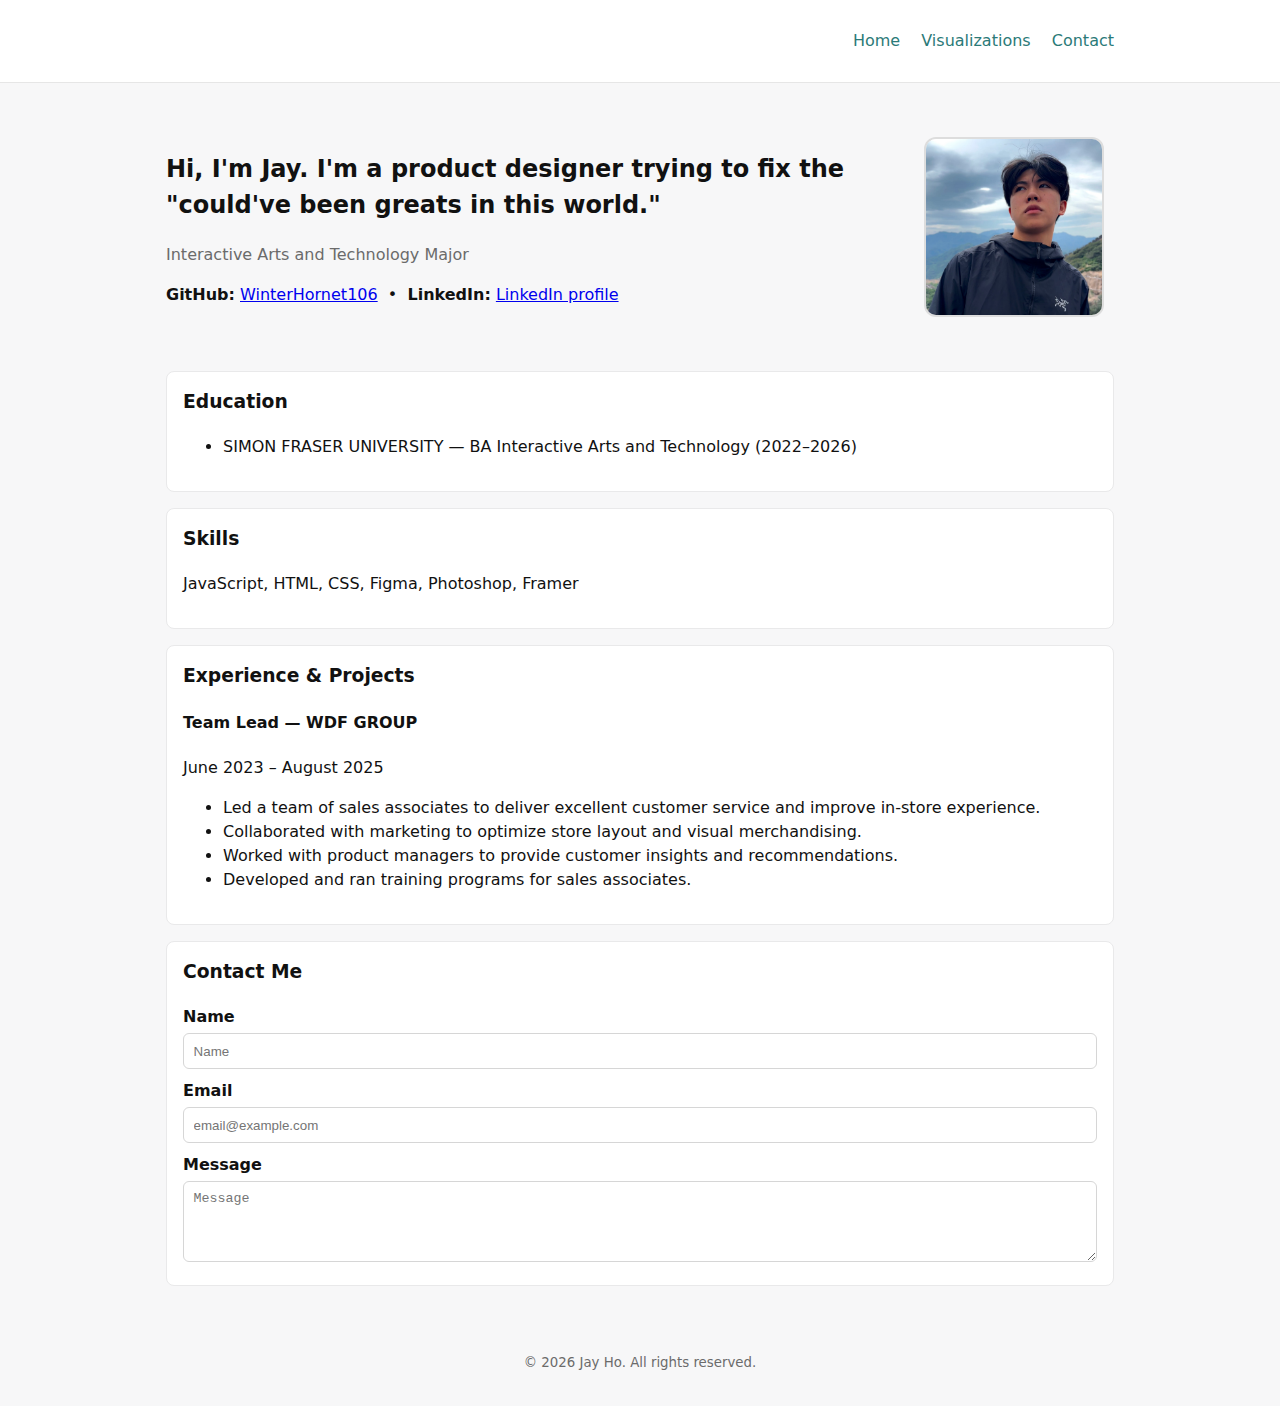
<file: index.html>
<!doctype html>
<html lang="en">
<head>
  <meta charset="utf-8">
  <meta name="viewport" content="width=device-width, initial-scale=1">
  <title>My Personal Website - Jay Ho</title>
  <link rel="stylesheet" href="style.css">
  <meta name="description" content="Personal website / portfolio">
</head>
<body>
  <header class="site-header">
    <div class="container header-inner">
      <h1 class="site-title">
        <a href="index.html" class="logo-link" aria-label="Home">
          <svg id="site-logo" viewBox="0 0 83 191" xmlns="http://www.w3.org/2000/svg" role="img" aria-labelledby="logoTitle logoDesc">
            <title id="logoTitle">Site logo</title>
            <desc id="logoDesc">Vector logo for the site</desc>
            <path fill-rule="evenodd" clip-rule="evenodd" d="M49.9073 0H33.4002V81.2876H16.507V8.93555H0V165.272H16.507V95.9442H33.4002V110.506C33.4002 128.031 30.6103 146.721 25.0305 166.573L18.0557 191H35.0277L42.2349 166.573C47.3498 148.892 49.9073 130.125 49.9073 110.273V95.9442H66.2605V165.272H82.9193V8.93555H66.2605V81.2876H49.9073V0Z" fill="black"/>
          </svg>
        </a>
      </h1>
      <nav class="main-nav">
        <a href="index.html">Home</a>
        <a href="visualizations.html">Visualizations</a>
        <a href="#contact">Contact</a>
      </nav>
    </div>
  </header>

  <main class="container">
    <section id="intro" class="hero">
      <div class="hero-left">
        <h2> Hi, I'm Jay. I'm a product designer trying to fix the "could've been greats in this world." </h2>
        <p class="tagline">Interactive Arts and Technology Major</p>
        <p>
          
          <strong>GitHub:</strong> <a href="https://github.com/WinterHornet106">WinterHornet106</a>
          &nbsp;•&nbsp;
          <strong>LinkedIn:</strong> <a href="https://www.linkedin.com/in/jay-ho-520134220/">LinkedIn profile</a>
        </p>
      </div>
      <div class="hero-right">
        
        <img src="profile.jpg" alt="Profile photo" class="profile-photo">
        
      </div>
    </section>

    <section id="education" class="card">
      <h3>Education</h3>
      <ul>
        <li>SIMON FRASER UNIVERSITY — BA Interactive Arts and Technology (2022–2026)</li>
      </ul>
    </section>

    <section id="skills" class="card">
      <h3>Skills</h3>
      <p>
        JavaScript, HTML, CSS, Figma, Photoshop, Framer
      </p>
    </section>

    <section id="experience" class="card">
      <h3>Experience & Projects</h3>
      <article>
        <h4>Team Lead — WDF GROUP</h4>
        <p>June 2023 – August 2025</p>
        <ul>
          <li>Led a team of sales associates to deliver excellent customer service and improve in-store experience.</li>
          <li>Collaborated with marketing to optimize store layout and visual merchandising.</li>
          <li>Worked with product managers to provide customer insights and recommendations.</li>
          <li>Developed and ran training programs for sales associates.</li>
        </ul>
      </article>
    </section>

    <section id="contact" class="card">
      <h3>Contact Me</h3>
      <form id="contactForm" novalidate>
        <label for="name">Name</label>
        <input id="name" name="name" type="text" placeholder="Name">

        <label for="email">Email</label>
        <input id="email" name="email" type="email" placeholder="email@example.com">

        <label for="message">Message</label>
        <textarea id="message" name="message" rows="4" placeholder="Message"></textarea>

        
      </form>
    </section>
  </main>

  <footer class="site-footer">
    <div class="container">
      <small>&copy; <span id="year">2026</span> Jay Ho. All rights reserved.</small>
    </div>
  </footer>

  <script src="main.js" defer></script>
</body>
</html>
</file>
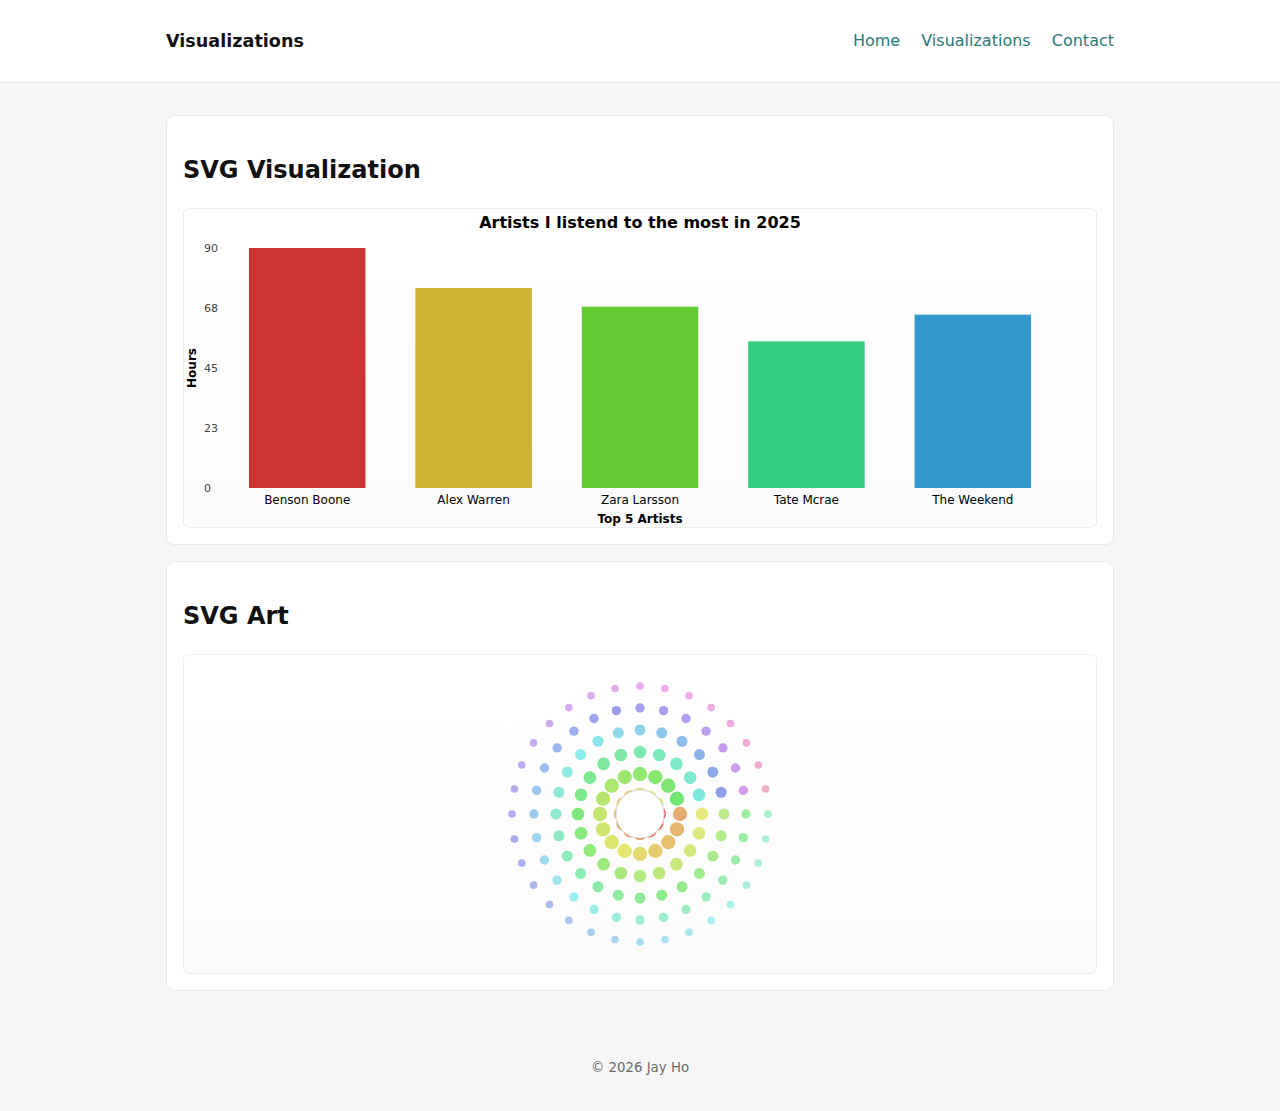
<file: visualizations.html>
<!-- viz stylingg  -->
<!doctype html>
<html lang="en">
<head>
  <meta charset="utf-8">
  <meta name="viewport" content="width=device-width, initial-scale=1">
  <title>Visualizations - Jay Ho</title>
  <link rel="stylesheet" href="style.css">
</head>
<body>
  <header class="site-header">
    <div class="container header-inner">
      <h1 class="site-title">Visualizations</h1>
      <nav class="main-nav">
        <a href="index.html">Home</a>
        <a href="visualizations.html">Visualizations</a>
        <a href="index.html#contact">Contact</a>
      </nav>
    </div>
  </header>

  <main class="container">
    <section class="card">
      <h2>SVG Visualization</h2>
      <div id="svg-vis" class="svg-container" aria-label="SVG visualization area"></div>
    </section>

    <section class="card">
      <h2>SVG Art</h2>
      <div id="svg-art" class="svg-container" aria-label="Creative SVG art area"></div>
    </section>
  </main>

  <footer class="site-footer">
    <div class="container">
      <small>&copy; <span id="year2">2026</span> Jay Ho</small>
    </div>
  </footer>

  <script src="vis.js" defer></script>
</body>
</html>
</file>
<file: style.css>
:root{
  --max-width: 980px;
  --accent: #2b7a78;
  --muted: #6b6b6b;
  --bg: #f7f7f8;
}
*{box-sizing:border-box}
body{font-family:system-ui,-apple-system,Segoe UI,Roboto,Helvetica,Arial;line-height:1.5;margin:0;background:var(--bg);color:#111}
.container{max-width:var(--max-width);margin:0 auto;padding:1rem}
.site-header{background:white;border-bottom:1px solid #e6e6e6}
.header-inner{display:flex;align-items:center;justify-content:space-between}
.site-title{font-size:1.1rem;margin:0;padding:.75rem 0}
.main-nav a{margin-left:1rem;color:var(--accent);text-decoration:none}


.hero{display:flex;gap:1rem;align-items:center;padding:2rem 0}
.hero-left{flex:1}
.hero-right{width:200px;display:flex;justify-content:center}
.profile-photo{width:180px;height:180px;object-fit:cover;border-radius:12px;border:2px solid #ddd}
.tagline{color:var(--muted);margin-top:.25rem}
.card{background:white;padding:1rem;margin:1rem 0;border-radius:8px;border:1px solid #e9e9ea}
h3{margin-top:0}

@media (max-width:700px){.hero{flex-direction:column;text-align:center}.hero-right{width:100%}.main-nav{margin-top:.5rem}}

/* form */
form label{display:block;margin-top:.6rem;font-weight:600}
input,textarea{width:100%;padding:.6rem;margin-top:.25rem;border:1px solid #d6d6d6;border-radius:6px}
button{margin-top:.75rem;background:var(--accent);color:white;border:none;padding:.6rem 1rem;border-radius:6px;cursor:pointer}

.site-footer{padding:1rem 0;text-align:center;color:var(--muted)}

/* svg area */
.svg-container{width:100%;height:320px;background:linear-gradient(180deg,#fff,#fbfbfb);display:flex;align-items:center;justify-content:center;border-radius:6px;border:1px solid #eee;cursor:pointer}

@keyframes ripple{
  0%{r:0;opacity:0.8}
  100%{r:150px;opacity:0}
}

.ripple-circle{animation:ripple 0.8s ease-out forwards}

a:focus,button:focus,input:focus,textarea:focus{outline:3px solid rgba(43,122,120,0.15);outline-offset:2px}
</file>
